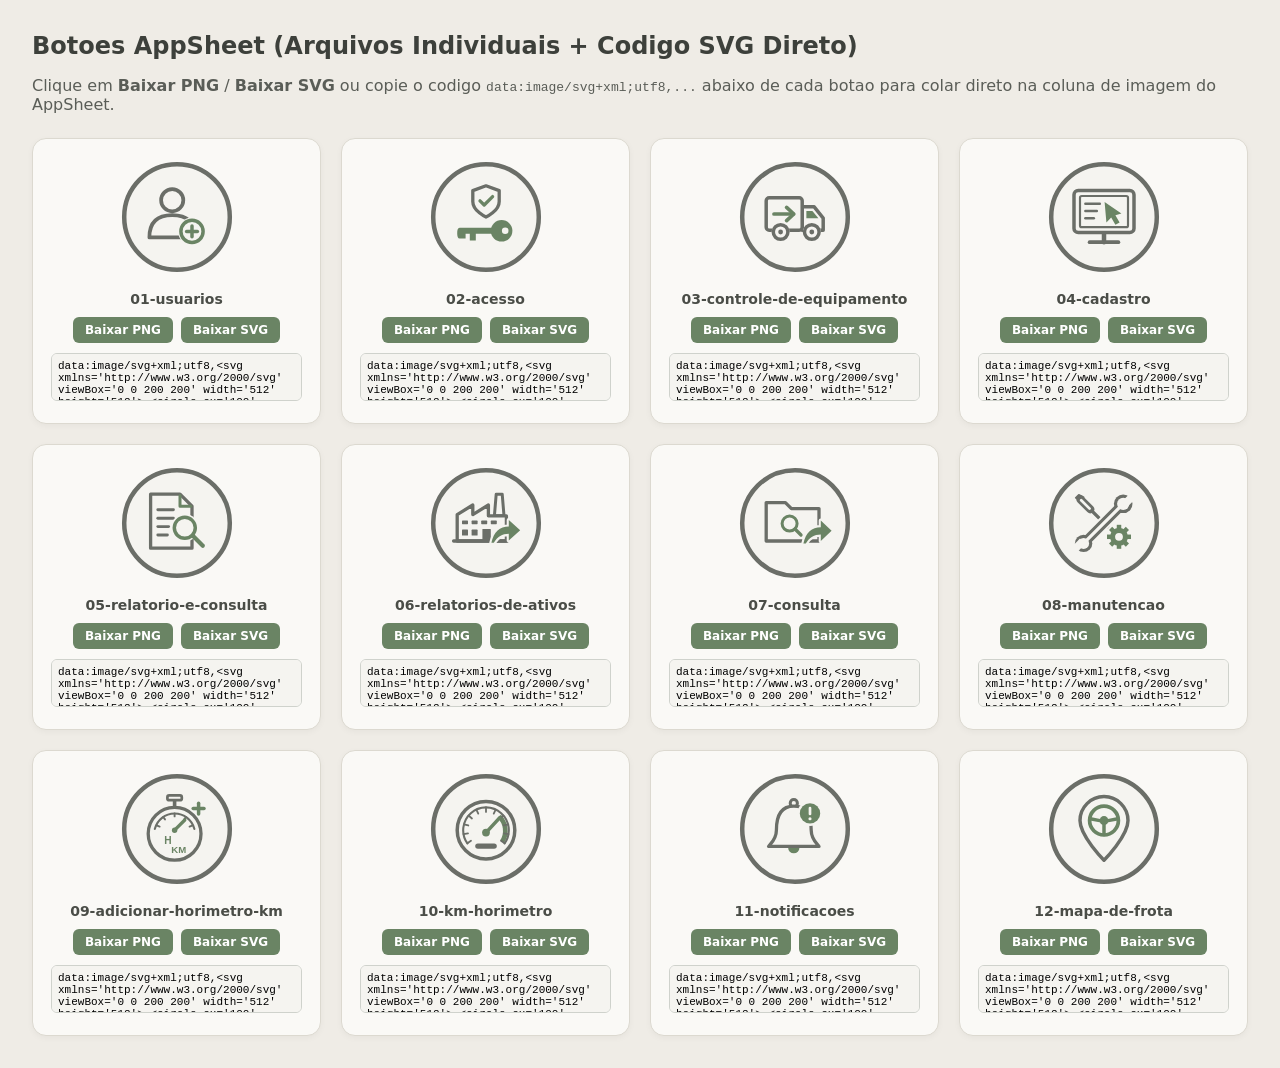
<file: public/icones-appsheet/catalogo-unico-appsheet.html>
﻿<!DOCTYPE html>
<html lang="pt-BR">
<head>
  <meta charset="UTF-8">
  <title>Catalogo de Botoes - AppSheet</title>
  <style>
    body { font-family: 'Segoe UI', system-ui, sans-serif; background: #EFECE6; color: #3d403b; margin: 0; padding: 32px; }
    h1 { margin-top: 0; font-size: 24px; }
    p { color: #5a5d57; }
    .grid { display: grid; grid-template-columns: repeat(auto-fill, minmax(240px, 1fr)); gap: 20px; margin-top: 24px; }
    .card { background: #FAF9F6; border: 1px solid #DCD9D0; border-radius: 14px; padding: 18px; text-align: center; box-shadow: 0 2px 6px rgba(0,0,0,0.04); }
    .preview svg { width: 120px; height: 120px; }
    .title { font-weight: 700; margin: 10px 0; font-size: 14px; color: #4A4D47; }
    .actions { display: flex; gap: 8px; justify-content: center; margin-bottom: 10px; }
    .btn { background: #6A8464; color: #fff; text-decoration: none; padding: 6px 12px; border-radius: 6px; font-size: 12px; font-weight: 600; }
    textarea { width: 100%; height: 48px; font-size: 11px; font-family: monospace; border: 1px solid #CFD2CC; border-radius: 6px; padding: 6px; box-sizing: border-box; resize: none; background: #F5F4F0; }
  </style>
</head>
<body>
  <h1>Botoes AppSheet (Arquivos Individuais + Codigo SVG Direto)</h1>
  <p>Clique em <b>Baixar PNG</b> / <b>Baixar SVG</b> ou copie o codigo <code>data:image/svg+xml;utf8,...</code> abaixo de cada botao para colar direto na coluna de imagem do AppSheet.</p>
  <div class="grid">
    <div class="card">
      <div class="preview"><svg xmlns="http://www.w3.org/2000/svg" viewBox="0 0 200 200" width="512" height="512">
  <circle cx="100" cy="100" r="88" fill="#F5F4F0" stroke="#6B6E68" stroke-width="7.5"/>
  <path d="M 54,134 C 54,107 69,97 92,97 C 115,97 130,107 130,134 Z" fill="#F5F4F0" stroke="#6B6E68" stroke-width="6.2" stroke-linecap="round" stroke-linejoin="round"/>
  <circle cx="92" cy="72" r="18.5" fill="#F5F4F0" stroke="#6B6E68" stroke-width="6.2"/>
  <circle cx="125" cy="124" r="23" fill="#F5F4F0"/>
  <circle cx="125" cy="124" r="18.5" fill="#F5F4F0" stroke="#6A8464" stroke-width="5.8"/>
  <line x1="116" y1="124" x2="134" y2="124" stroke="#6A8464" stroke-width="5.8" stroke-linecap="round"/>
  <line x1="125" y1="115" x2="125" y2="133" stroke="#6A8464" stroke-width="5.8" stroke-linecap="round"/>
</svg></div>
      <div class="title">01-usuarios</div>
      <div class="actions">
        <a class="btn" href="png/01-usuarios.png" download="01-usuarios.png">Baixar PNG</a>
        <a class="btn" href="svg/01-usuarios.svg" download="01-usuarios.svg">Baixar SVG</a>
      </div>
      <textarea readonly onclick="this.select()">data:image/svg+xml;utf8,<svg xmlns='http://www.w3.org/2000/svg' viewBox='0 0 200 200' width='512' height='512'> <circle cx='100' cy='100' r='88' fill='#F5F4F0' stroke='#6B6E68' stroke-width='7.5'/> <path d='M 54,134 C 54,107 69,97 92,97 C 115,97 130,107 130,134 Z' fill='#F5F4F0' stroke='#6B6E68' stroke-width='6.2' stroke-linecap='round' stroke-linejoin='round'/> <circle cx='92' cy='72' r='18.5' fill='#F5F4F0' stroke='#6B6E68' stroke-width='6.2'/> <circle cx='125' cy='124' r='23' fill='#F5F4F0'/> <circle cx='125' cy='124' r='18.5' fill='#F5F4F0' stroke='#6A8464' stroke-width='5.8'/> <line x1='116' y1='124' x2='134' y2='124' stroke='#6A8464' stroke-width='5.8' stroke-linecap='round'/> <line x1='125' y1='115' x2='125' y2='133' stroke='#6A8464' stroke-width='5.8' stroke-linecap='round'/> </svg></textarea>
    </div>
    <div class="card">
      <div class="preview"><svg xmlns="http://www.w3.org/2000/svg" viewBox="0 0 200 200" width="512" height="512">
  <circle cx="100" cy="100" r="88" fill="#F5F4F0" stroke="#6B6E68" stroke-width="7.5"/>
  <path d="M 100,48 L 122,56 L 122,74 C 122,90 100,100 100,100 C 100,100 78,90 78,74 L 78,56 Z" fill="#F5F4F0" stroke="#6B6E68" stroke-width="5.5" stroke-linecap="round" stroke-linejoin="round"/>
  <path d="M 90,73 L 97,80 L 111,66" fill="none" stroke="#6A8464" stroke-width="5.5" stroke-linecap="round" stroke-linejoin="round"/>
  <path d="M 56,118 L 114,118 L 114,128 L 83,128 L 83,139 L 73,139 L 73,128 L 66,128 L 66,136 L 56,136 C 53,136 52,132 52,127 C 52,122 53,118 56,118 Z" fill="#6A8464"/>
  <circle cx="126" cy="123" r="18" fill="#6A8464"/>
  <circle cx="132" cy="123" r="5.5" fill="#F5F4F0"/>
</svg></div>
      <div class="title">02-acesso</div>
      <div class="actions">
        <a class="btn" href="png/02-acesso.png" download="02-acesso.png">Baixar PNG</a>
        <a class="btn" href="svg/02-acesso.svg" download="02-acesso.svg">Baixar SVG</a>
      </div>
      <textarea readonly onclick="this.select()">data:image/svg+xml;utf8,<svg xmlns='http://www.w3.org/2000/svg' viewBox='0 0 200 200' width='512' height='512'> <circle cx='100' cy='100' r='88' fill='#F5F4F0' stroke='#6B6E68' stroke-width='7.5'/> <path d='M 100,48 L 122,56 L 122,74 C 122,90 100,100 100,100 C 100,100 78,90 78,74 L 78,56 Z' fill='#F5F4F0' stroke='#6B6E68' stroke-width='5.5' stroke-linecap='round' stroke-linejoin='round'/> <path d='M 90,73 L 97,80 L 111,66' fill='none' stroke='#6A8464' stroke-width='5.5' stroke-linecap='round' stroke-linejoin='round'/> <path d='M 56,118 L 114,118 L 114,128 L 83,128 L 83,139 L 73,139 L 73,128 L 66,128 L 66,136 L 56,136 C 53,136 52,132 52,127 C 52,122 53,118 56,118 Z' fill='#6A8464'/> <circle cx='126' cy='123' r='18' fill='#6A8464'/> <circle cx='132' cy='123' r='5.5' fill='#F5F4F0'/> </svg></textarea>
    </div>
    <div class="card">
      <div class="preview"><svg xmlns="http://www.w3.org/2000/svg" viewBox="0 0 200 200" width="512" height="512">
  <circle cx="100" cy="100" r="88" fill="#F5F4F0" stroke="#6B6E68" stroke-width="7.5"/>
  <path d="M 112,83 L 132,83 L 147,102 L 147,122 L 112,122 Z" fill="#F5F4F0" stroke="#6B6E68" stroke-width="5.8" stroke-linecap="round" stroke-linejoin="round"/>
  <path d="M 119,90 L 129,90 L 139,102 L 119,102 Z" fill="#6A8464"/>
  <rect x="52" y="68" width="60" height="54" rx="5" ry="5" fill="#F5F4F0" stroke="#6B6E68" stroke-width="5.8" stroke-linejoin="round"/>
  <line x1="65" y1="95" x2="97" y2="95" stroke="#6A8464" stroke-width="6.2" stroke-linecap="round"/>
  <path d="M 86,84 L 98,95 L 86,106" fill="none" stroke="#6A8464" stroke-width="6.2" stroke-linecap="round" stroke-linejoin="round"/>
  <circle cx="76" cy="125" r="14.8" fill="#F5F4F0"/>
  <circle cx="128" cy="125" r="14.8" fill="#F5F4F0"/>
  <circle cx="76" cy="125" r="12.2" fill="#F5F4F0" stroke="#6B6E68" stroke-width="5.8"/>
  <circle cx="76" cy="125" r="4" fill="#6B6E68"/>
  <circle cx="128" cy="125" r="12.2" fill="#F5F4F0" stroke="#6B6E68" stroke-width="5.8"/>
  <circle cx="128" cy="125" r="4" fill="#6B6E68"/>
</svg></div>
      <div class="title">03-controle-de-equipamento</div>
      <div class="actions">
        <a class="btn" href="png/03-controle-de-equipamento.png" download="03-controle-de-equipamento.png">Baixar PNG</a>
        <a class="btn" href="svg/03-controle-de-equipamento.svg" download="03-controle-de-equipamento.svg">Baixar SVG</a>
      </div>
      <textarea readonly onclick="this.select()">data:image/svg+xml;utf8,<svg xmlns='http://www.w3.org/2000/svg' viewBox='0 0 200 200' width='512' height='512'> <circle cx='100' cy='100' r='88' fill='#F5F4F0' stroke='#6B6E68' stroke-width='7.5'/> <path d='M 112,83 L 132,83 L 147,102 L 147,122 L 112,122 Z' fill='#F5F4F0' stroke='#6B6E68' stroke-width='5.8' stroke-linecap='round' stroke-linejoin='round'/> <path d='M 119,90 L 129,90 L 139,102 L 119,102 Z' fill='#6A8464'/> <rect x='52' y='68' width='60' height='54' rx='5' ry='5' fill='#F5F4F0' stroke='#6B6E68' stroke-width='5.8' stroke-linejoin='round'/> <line x1='65' y1='95' x2='97' y2='95' stroke='#6A8464' stroke-width='6.2' stroke-linecap='round'/> <path d='M 86,84 L 98,95 L 86,106' fill='none' stroke='#6A8464' stroke-width='6.2' stroke-linecap='round' stroke-linejoin='round'/> <circle cx='76' cy='125' r='14.8' fill='#F5F4F0'/> <circle cx='128' cy='125' r='14.8' fill='#F5F4F0'/> <circle cx='76' cy='125' r='12.2' fill='#F5F4F0' stroke='#6B6E68' stroke-width='5.8'/> <circle cx='76' cy='125' r='4' fill='#6B6E68'/> <circle cx='128' cy='125' r='12.2' fill='#F5F4F0' stroke='#6B6E68' stroke-width='5.8'/> <circle cx='128' cy='125' r='4' fill='#6B6E68'/> </svg></textarea>
    </div>
    <div class="card">
      <div class="preview"><svg xmlns="http://www.w3.org/2000/svg" viewBox="0 0 200 200" width="512" height="512">
  <circle cx="100" cy="100" r="88" fill="#F5F4F0" stroke="#6B6E68" stroke-width="7.5"/>
  <line x1="100" y1="126" x2="100" y2="142" stroke="#6B6E68" stroke-width="7.5" stroke-linecap="round"/>
  <line x1="76" y1="142" x2="124" y2="142" stroke="#6B6E68" stroke-width="6.2" stroke-linecap="round"/>
  <rect x="50" y="56" width="100" height="70" rx="7" ry="7" fill="#F5F4F0" stroke="#6B6E68" stroke-width="5.8" stroke-linejoin="round"/>
  <rect x="60" y="65" width="80" height="52" rx="3" ry="3" fill="#F5F4F0" stroke="#6B6E68" stroke-width="3.6" stroke-linejoin="round"/>
  <line x1="69" y1="78" x2="93" y2="78" stroke="#6B6E68" stroke-width="4.2" stroke-linecap="round"/>
  <line x1="69" y1="90" x2="88" y2="90" stroke="#6B6E68" stroke-width="4.2" stroke-linecap="round"/>
  <line x1="69" y1="102" x2="83" y2="102" stroke="#6B6E68" stroke-width="4.2" stroke-linecap="round"/>
  <path d="M 101,75 L 104,109 L 112,101 L 119,113 L 126,109 L 119,97 L 129,94 Z" fill="#6A8464"/>
</svg></div>
      <div class="title">04-cadastro</div>
      <div class="actions">
        <a class="btn" href="png/04-cadastro.png" download="04-cadastro.png">Baixar PNG</a>
        <a class="btn" href="svg/04-cadastro.svg" download="04-cadastro.svg">Baixar SVG</a>
      </div>
      <textarea readonly onclick="this.select()">data:image/svg+xml;utf8,<svg xmlns='http://www.w3.org/2000/svg' viewBox='0 0 200 200' width='512' height='512'> <circle cx='100' cy='100' r='88' fill='#F5F4F0' stroke='#6B6E68' stroke-width='7.5'/> <line x1='100' y1='126' x2='100' y2='142' stroke='#6B6E68' stroke-width='7.5' stroke-linecap='round'/> <line x1='76' y1='142' x2='124' y2='142' stroke='#6B6E68' stroke-width='6.2' stroke-linecap='round'/> <rect x='50' y='56' width='100' height='70' rx='7' ry='7' fill='#F5F4F0' stroke='#6B6E68' stroke-width='5.8' stroke-linejoin='round'/> <rect x='60' y='65' width='80' height='52' rx='3' ry='3' fill='#F5F4F0' stroke='#6B6E68' stroke-width='3.6' stroke-linejoin='round'/> <line x1='69' y1='78' x2='93' y2='78' stroke='#6B6E68' stroke-width='4.2' stroke-linecap='round'/> <line x1='69' y1='90' x2='88' y2='90' stroke='#6B6E68' stroke-width='4.2' stroke-linecap='round'/> <line x1='69' y1='102' x2='83' y2='102' stroke='#6B6E68' stroke-width='4.2' stroke-linecap='round'/> <path d='M 101,75 L 104,109 L 112,101 L 119,113 L 126,109 L 119,97 L 129,94 Z' fill='#6A8464'/> </svg></textarea>
    </div>
    <div class="card">
      <div class="preview"><svg xmlns="http://www.w3.org/2000/svg" viewBox="0 0 200 200" width="512" height="512">
  <circle cx="100" cy="100" r="88" fill="#F5F4F0" stroke="#6B6E68" stroke-width="7.5"/>
  <path d="M 56,52 L 105,52 L 125,72 L 125,142 L 56,142 Z" fill="#F5F4F0" stroke="#6B6E68" stroke-width="5.5" stroke-linecap="round" stroke-linejoin="round"/>
  <path d="M 105,54 L 105,72 L 123,72" fill="none" stroke="#6A8464" stroke-width="5" stroke-linecap="round" stroke-linejoin="round"/>
  <line x1="68" y1="78" x2="94" y2="78" stroke="#6B6E68" stroke-width="4.8" stroke-linecap="round"/>
  <line x1="68" y1="92" x2="94" y2="92" stroke="#6B6E68" stroke-width="4.8" stroke-linecap="round"/>
  <line x1="68" y1="106" x2="86" y2="106" stroke="#6B6E68" stroke-width="4.8" stroke-linecap="round"/>
  <line x1="68" y1="120" x2="84" y2="120" stroke="#6B6E68" stroke-width="4.8" stroke-linecap="round"/>
  <circle cx="113" cy="108" r="23" fill="#F5F4F0"/>
  <line x1="126" y1="121" x2="143" y2="138" stroke="#6A8464" stroke-width="7" stroke-linecap="round"/>
  <circle cx="113" cy="108" r="17.5" fill="#F5F4F0" stroke="#6A8464" stroke-width="5.8"/>
</svg></div>
      <div class="title">05-relatorio-e-consulta</div>
      <div class="actions">
        <a class="btn" href="png/05-relatorio-e-consulta.png" download="05-relatorio-e-consulta.png">Baixar PNG</a>
        <a class="btn" href="svg/05-relatorio-e-consulta.svg" download="05-relatorio-e-consulta.svg">Baixar SVG</a>
      </div>
      <textarea readonly onclick="this.select()">data:image/svg+xml;utf8,<svg xmlns='http://www.w3.org/2000/svg' viewBox='0 0 200 200' width='512' height='512'> <circle cx='100' cy='100' r='88' fill='#F5F4F0' stroke='#6B6E68' stroke-width='7.5'/> <path d='M 56,52 L 105,52 L 125,72 L 125,142 L 56,142 Z' fill='#F5F4F0' stroke='#6B6E68' stroke-width='5.5' stroke-linecap='round' stroke-linejoin='round'/> <path d='M 105,54 L 105,72 L 123,72' fill='none' stroke='#6A8464' stroke-width='5' stroke-linecap='round' stroke-linejoin='round'/> <line x1='68' y1='78' x2='94' y2='78' stroke='#6B6E68' stroke-width='4.8' stroke-linecap='round'/> <line x1='68' y1='92' x2='94' y2='92' stroke='#6B6E68' stroke-width='4.8' stroke-linecap='round'/> <line x1='68' y1='106' x2='86' y2='106' stroke='#6B6E68' stroke-width='4.8' stroke-linecap='round'/> <line x1='68' y1='120' x2='84' y2='120' stroke='#6B6E68' stroke-width='4.8' stroke-linecap='round'/> <circle cx='113' cy='108' r='23' fill='#F5F4F0'/> <line x1='126' y1='121' x2='143' y2='138' stroke='#6A8464' stroke-width='7' stroke-linecap='round'/> <circle cx='113' cy='108' r='17.5' fill='#F5F4F0' stroke='#6A8464' stroke-width='5.8'/> </svg></textarea>
    </div>
    <div class="card">
      <div class="preview"><svg xmlns="http://www.w3.org/2000/svg" viewBox="0 0 200 200" width="512" height="512">
  <circle cx="100" cy="100" r="88" fill="#F5F4F0" stroke="#6B6E68" stroke-width="7.5"/>
  <path d="M 114,88 L 117,52 L 127,52 L 130,88 Z" fill="#F5F4F0" stroke="#6B6E68" stroke-width="5" stroke-linecap="round" stroke-linejoin="round"/>
  <path d="M 52,130 L 52,86 L 78,70 L 78,86 L 104,70 L 104,88 L 134,88 L 134,130 Z" fill="#F5F4F0" stroke="#6B6E68" stroke-width="5.5" stroke-linecap="round" stroke-linejoin="round"/>
  <line x1="46" y1="130" x2="136" y2="130" stroke="#6B6E68" stroke-width="5.5" stroke-linecap="round"/>
  <rect x="60" y="96" width="10" height="6" rx="1" ry="1" fill="#6B6E68"/>
  <rect x="76" y="96" width="10" height="6" rx="1" ry="1" fill="#6B6E68"/>
  <rect x="92" y="96" width="10" height="6" rx="1" ry="1" fill="#6B6E68"/>
  <rect x="108" y="96" width="10" height="6" rx="1" ry="1" fill="#6B6E68"/>
  <rect x="60" y="111" width="10" height="10" rx="1" ry="1" fill="#6B6E68"/>
  <rect x="76" y="111" width="10" height="10" rx="1" ry="1" fill="#6B6E68"/>
  <rect x="94" y="110" width="14" height="20" rx="1" ry="1" fill="#6B6E68"/>
  <path d="M 109,133 C 113,115 123,106 138,106 L 138,95 L 157,112 L 138,129 L 138,118 C 127,118 119,123 113,133 Z" fill="#F5F4F0" stroke="#F5F4F0" stroke-width="7" stroke-linecap="round" stroke-linejoin="round"/>
  <path d="M 109,133 C 113,115 123,106 138,106 L 138,95 L 157,112 L 138,129 L 138,118 C 127,118 119,123 113,133 Z" fill="#6A8464"/>
</svg></div>
      <div class="title">06-relatorios-de-ativos</div>
      <div class="actions">
        <a class="btn" href="png/06-relatorios-de-ativos.png" download="06-relatorios-de-ativos.png">Baixar PNG</a>
        <a class="btn" href="svg/06-relatorios-de-ativos.svg" download="06-relatorios-de-ativos.svg">Baixar SVG</a>
      </div>
      <textarea readonly onclick="this.select()">data:image/svg+xml;utf8,<svg xmlns='http://www.w3.org/2000/svg' viewBox='0 0 200 200' width='512' height='512'> <circle cx='100' cy='100' r='88' fill='#F5F4F0' stroke='#6B6E68' stroke-width='7.5'/> <path d='M 114,88 L 117,52 L 127,52 L 130,88 Z' fill='#F5F4F0' stroke='#6B6E68' stroke-width='5' stroke-linecap='round' stroke-linejoin='round'/> <path d='M 52,130 L 52,86 L 78,70 L 78,86 L 104,70 L 104,88 L 134,88 L 134,130 Z' fill='#F5F4F0' stroke='#6B6E68' stroke-width='5.5' stroke-linecap='round' stroke-linejoin='round'/> <line x1='46' y1='130' x2='136' y2='130' stroke='#6B6E68' stroke-width='5.5' stroke-linecap='round'/> <rect x='60' y='96' width='10' height='6' rx='1' ry='1' fill='#6B6E68'/> <rect x='76' y='96' width='10' height='6' rx='1' ry='1' fill='#6B6E68'/> <rect x='92' y='96' width='10' height='6' rx='1' ry='1' fill='#6B6E68'/> <rect x='108' y='96' width='10' height='6' rx='1' ry='1' fill='#6B6E68'/> <rect x='60' y='111' width='10' height='10' rx='1' ry='1' fill='#6B6E68'/> <rect x='76' y='111' width='10' height='10' rx='1' ry='1' fill='#6B6E68'/> <rect x='94' y='110' width='14' height='20' rx='1' ry='1' fill='#6B6E68'/> <path d='M 109,133 C 113,115 123,106 138,106 L 138,95 L 157,112 L 138,129 L 138,118 C 127,118 119,123 113,133 Z' fill='#F5F4F0' stroke='#F5F4F0' stroke-width='7' stroke-linecap='round' stroke-linejoin='round'/> <path d='M 109,133 C 113,115 123,106 138,106 L 138,95 L 157,112 L 138,129 L 138,118 C 127,118 119,123 113,133 Z' fill='#6A8464'/> </svg></textarea>
    </div>
    <div class="card">
      <div class="preview"><svg xmlns="http://www.w3.org/2000/svg" viewBox="0 0 200 200" width="512" height="512">
  <circle cx="100" cy="100" r="88" fill="#F5F4F0" stroke="#6B6E68" stroke-width="7.5"/>
  <path d="M 52,66 L 84,66 L 94,76 L 140,76 L 140,130 L 52,130 Z" fill="#F5F4F0" stroke="#6B6E68" stroke-width="5.5" stroke-linecap="round" stroke-linejoin="round"/>
  <circle cx="91" cy="101" r="12.5" fill="#F5F4F0" stroke="#6A8464" stroke-width="5"/>
  <line x1="100" y1="110" x2="110" y2="120" stroke="#6A8464" stroke-width="5.5" stroke-linecap="round"/>
  <path d="M 114,134 C 118,116 128,107 143,107 L 143,96 L 161,113 L 143,130 L 143,119 C 132,119 124,124 118,134 Z" fill="#F5F4F0" stroke="#F5F4F0" stroke-width="7" stroke-linecap="round" stroke-linejoin="round"/>
  <path d="M 114,134 C 118,116 128,107 143,107 L 143,96 L 161,113 L 143,130 L 143,119 C 132,119 124,124 118,134 Z" fill="#6A8464"/>
</svg></div>
      <div class="title">07-consulta</div>
      <div class="actions">
        <a class="btn" href="png/07-consulta.png" download="07-consulta.png">Baixar PNG</a>
        <a class="btn" href="svg/07-consulta.svg" download="07-consulta.svg">Baixar SVG</a>
      </div>
      <textarea readonly onclick="this.select()">data:image/svg+xml;utf8,<svg xmlns='http://www.w3.org/2000/svg' viewBox='0 0 200 200' width='512' height='512'> <circle cx='100' cy='100' r='88' fill='#F5F4F0' stroke='#6B6E68' stroke-width='7.5'/> <path d='M 52,66 L 84,66 L 94,76 L 140,76 L 140,130 L 52,130 Z' fill='#F5F4F0' stroke='#6B6E68' stroke-width='5.5' stroke-linecap='round' stroke-linejoin='round'/> <circle cx='91' cy='101' r='12.5' fill='#F5F4F0' stroke='#6A8464' stroke-width='5'/> <line x1='100' y1='110' x2='110' y2='120' stroke='#6A8464' stroke-width='5.5' stroke-linecap='round'/> <path d='M 114,134 C 118,116 128,107 143,107 L 143,96 L 161,113 L 143,130 L 143,119 C 132,119 124,124 118,134 Z' fill='#F5F4F0' stroke='#F5F4F0' stroke-width='7' stroke-linecap='round' stroke-linejoin='round'/> <path d='M 114,134 C 118,116 128,107 143,107 L 143,96 L 161,113 L 143,130 L 143,119 C 132,119 124,124 118,134 Z' fill='#6A8464'/> </svg></textarea>
    </div>
    <div class="card">
      <div class="preview"><svg xmlns="http://www.w3.org/2000/svg" viewBox="0 0 200 200" width="512" height="512">
  <circle cx="100" cy="100" r="88" fill="#F5F4F0" stroke="#6B6E68" stroke-width="7.5"/>
  <line x1="75" y1="75" x2="107" y2="107" stroke="#6B6E68" stroke-width="5.5" stroke-linecap="round"/>
  <path d="M 53,58 L 58,53 L 66,57 L 62,64 Z" fill="#6B6E68" stroke="#6B6E68" stroke-width="3" stroke-linecap="round" stroke-linejoin="round"/>
  <line x1="61" y1="61" x2="77" y2="77" stroke="#6B6E68" stroke-width="13.5" stroke-linecap="round"/>
  <line x1="62" y1="62" x2="76" y2="76" stroke="#F5F4F0" stroke-width="4.5" stroke-linecap="round"/>
  <line x1="68" y1="132" x2="130" y2="70" stroke="#F5F4F0" stroke-width="22" stroke-linecap="round"/>
  <circle cx="132" cy="68" r="15.5" fill="#6B6E68"/>
  <circle cx="66" cy="134" r="14.5" fill="#6B6E68"/>
  <line x1="68" y1="132" x2="130" y2="70" stroke="#6B6E68" stroke-width="15.6" stroke-linecap="round"/>
  <circle cx="132" cy="68" r="10.2" fill="#F5F4F0"/>
  <circle cx="66" cy="134" r="9.2" fill="#F5F4F0"/>
  <line x1="68" y1="132" x2="130" y2="70" stroke="#F5F4F0" stroke-width="5.4" stroke-linecap="round"/>
  <path d="M 129,65 L 145,49 L 154,58 L 138,74 Z" fill="#F5F4F0"/>
  <path d="M 69,135 L 53,151 L 44,142 L 60,126 Z" fill="#F5F4F0"/>
  <circle cx="125" cy="123" r="23" fill="#F5F4F0"/>
  <line x1="105" y1="123" x2="145" y2="123" stroke="#6A8464" stroke-width="7.5" stroke-linecap="butt"/>
  <line x1="125" y1="103" x2="125" y2="143" stroke="#6A8464" stroke-width="7.5" stroke-linecap="butt"/>
  <line x1="111" y1="109" x2="139" y2="137" stroke="#6A8464" stroke-width="7.5" stroke-linecap="butt"/>
  <line x1="111" y1="137" x2="139" y2="109" stroke="#6A8464" stroke-width="7.5" stroke-linecap="butt"/>
  <circle cx="125" cy="123" r="15" fill="#6A8464"/>
  <circle cx="125" cy="123" r="6.5" fill="#F5F4F0"/>
</svg></div>
      <div class="title">08-manutencao</div>
      <div class="actions">
        <a class="btn" href="png/08-manutencao.png" download="08-manutencao.png">Baixar PNG</a>
        <a class="btn" href="svg/08-manutencao.svg" download="08-manutencao.svg">Baixar SVG</a>
      </div>
      <textarea readonly onclick="this.select()">data:image/svg+xml;utf8,<svg xmlns='http://www.w3.org/2000/svg' viewBox='0 0 200 200' width='512' height='512'> <circle cx='100' cy='100' r='88' fill='#F5F4F0' stroke='#6B6E68' stroke-width='7.5'/> <line x1='75' y1='75' x2='107' y2='107' stroke='#6B6E68' stroke-width='5.5' stroke-linecap='round'/> <path d='M 53,58 L 58,53 L 66,57 L 62,64 Z' fill='#6B6E68' stroke='#6B6E68' stroke-width='3' stroke-linecap='round' stroke-linejoin='round'/> <line x1='61' y1='61' x2='77' y2='77' stroke='#6B6E68' stroke-width='13.5' stroke-linecap='round'/> <line x1='62' y1='62' x2='76' y2='76' stroke='#F5F4F0' stroke-width='4.5' stroke-linecap='round'/> <line x1='68' y1='132' x2='130' y2='70' stroke='#F5F4F0' stroke-width='22' stroke-linecap='round'/> <circle cx='132' cy='68' r='15.5' fill='#6B6E68'/> <circle cx='66' cy='134' r='14.5' fill='#6B6E68'/> <line x1='68' y1='132' x2='130' y2='70' stroke='#6B6E68' stroke-width='15.6' stroke-linecap='round'/> <circle cx='132' cy='68' r='10.2' fill='#F5F4F0'/> <circle cx='66' cy='134' r='9.2' fill='#F5F4F0'/> <line x1='68' y1='132' x2='130' y2='70' stroke='#F5F4F0' stroke-width='5.4' stroke-linecap='round'/> <path d='M 129,65 L 145,49 L 154,58 L 138,74 Z' fill='#F5F4F0'/> <path d='M 69,135 L 53,151 L 44,142 L 60,126 Z' fill='#F5F4F0'/> <circle cx='125' cy='123' r='23' fill='#F5F4F0'/> <line x1='105' y1='123' x2='145' y2='123' stroke='#6A8464' stroke-width='7.5' stroke-linecap='butt'/> <line x1='125' y1='103' x2='125' y2='143' stroke='#6A8464' stroke-width='7.5' stroke-linecap='butt'/> <line x1='111' y1='109' x2='139' y2='137' stroke='#6A8464' stroke-width='7.5' stroke-linecap='butt'/> <line x1='111' y1='137' x2='139' y2='109' stroke='#6A8464' stroke-width='7.5' stroke-linecap='butt'/> <circle cx='125' cy='123' r='15' fill='#6A8464'/> <circle cx='125' cy='123' r='6.5' fill='#F5F4F0'/> </svg></textarea>
    </div>
    <div class="card">
      <div class="preview"><svg xmlns="http://www.w3.org/2000/svg" viewBox="0 0 200 200" width="512" height="512">
  <circle cx="100" cy="100" r="88" fill="#F5F4F0" stroke="#6B6E68" stroke-width="7.5"/>
  <line x1="96" y1="64" x2="96" y2="51" stroke="#6B6E68" stroke-width="6" stroke-linecap="round"/>
  <rect x="84" y="44" width="24" height="8" rx="3" ry="3" fill="#F5F4F0" stroke="#6B6E68" stroke-width="4.5" stroke-linejoin="round"/>
  <circle cx="96" cy="108" r="44" fill="#F5F4F0" stroke="#6B6E68" stroke-width="5.5"/>
  <path d="M 63,100 A 34,34 0 0 1 129,100" fill="none" stroke="#6B6E68" stroke-width="3.5" stroke-linecap="round" stroke-linejoin="round"/>
  <line x1="96" y1="74" x2="96" y2="79" stroke="#6B6E68" stroke-width="3.2" stroke-linecap="round"/>
  <line x1="77" y1="80" x2="80" y2="84" stroke="#6B6E68" stroke-width="3.2" stroke-linecap="round"/>
  <line x1="115" y1="80" x2="112" y2="84" stroke="#6B6E68" stroke-width="3.2" stroke-linecap="round"/>
  <line x1="66" y1="94" x2="71" y2="96" stroke="#6B6E68" stroke-width="3.2" stroke-linecap="round"/>
  <line x1="126" y1="94" x2="121" y2="96" stroke="#6B6E68" stroke-width="3.2" stroke-linecap="round"/>
  <line x1="96" y1="102" x2="113" y2="85" stroke="#6A8464" stroke-width="5.5" stroke-linecap="round"/>
  <circle cx="96" cy="102" r="4.5" fill="#6A8464"/>
  <text x="85" y="119" font-family="Segoe UI, Arial, sans-serif" font-size="17" font-weight="700" fill="#6A8464" text-anchor="middle" dominant-baseline="central">H</text>
  <text x="103" y="134" font-family="Segoe UI, Arial, sans-serif" font-size="16" font-weight="700" fill="#6A8464" text-anchor="middle" dominant-baseline="central">KM</text>
  <line x1="127" y1="66" x2="145" y2="66" stroke="#6A8464" stroke-width="5.8" stroke-linecap="round"/>
  <line x1="136" y1="57" x2="136" y2="75" stroke="#6A8464" stroke-width="5.8" stroke-linecap="round"/>
</svg></div>
      <div class="title">09-adicionar-horimetro-km</div>
      <div class="actions">
        <a class="btn" href="png/09-adicionar-horimetro-km.png" download="09-adicionar-horimetro-km.png">Baixar PNG</a>
        <a class="btn" href="svg/09-adicionar-horimetro-km.svg" download="09-adicionar-horimetro-km.svg">Baixar SVG</a>
      </div>
      <textarea readonly onclick="this.select()">data:image/svg+xml;utf8,<svg xmlns='http://www.w3.org/2000/svg' viewBox='0 0 200 200' width='512' height='512'> <circle cx='100' cy='100' r='88' fill='#F5F4F0' stroke='#6B6E68' stroke-width='7.5'/> <line x1='96' y1='64' x2='96' y2='51' stroke='#6B6E68' stroke-width='6' stroke-linecap='round'/> <rect x='84' y='44' width='24' height='8' rx='3' ry='3' fill='#F5F4F0' stroke='#6B6E68' stroke-width='4.5' stroke-linejoin='round'/> <circle cx='96' cy='108' r='44' fill='#F5F4F0' stroke='#6B6E68' stroke-width='5.5'/> <path d='M 63,100 A 34,34 0 0 1 129,100' fill='none' stroke='#6B6E68' stroke-width='3.5' stroke-linecap='round' stroke-linejoin='round'/> <line x1='96' y1='74' x2='96' y2='79' stroke='#6B6E68' stroke-width='3.2' stroke-linecap='round'/> <line x1='77' y1='80' x2='80' y2='84' stroke='#6B6E68' stroke-width='3.2' stroke-linecap='round'/> <line x1='115' y1='80' x2='112' y2='84' stroke='#6B6E68' stroke-width='3.2' stroke-linecap='round'/> <line x1='66' y1='94' x2='71' y2='96' stroke='#6B6E68' stroke-width='3.2' stroke-linecap='round'/> <line x1='126' y1='94' x2='121' y2='96' stroke='#6B6E68' stroke-width='3.2' stroke-linecap='round'/> <line x1='96' y1='102' x2='113' y2='85' stroke='#6A8464' stroke-width='5.5' stroke-linecap='round'/> <circle cx='96' cy='102' r='4.5' fill='#6A8464'/> <text x='85' y='119' font-family='Segoe UI, Arial, sans-serif' font-size='17' font-weight='700' fill='#6A8464' text-anchor='middle' dominant-baseline='central'>H</text> <text x='103' y='134' font-family='Segoe UI, Arial, sans-serif' font-size='16' font-weight='700' fill='#6A8464' text-anchor='middle' dominant-baseline='central'>KM</text> <line x1='127' y1='66' x2='145' y2='66' stroke='#6A8464' stroke-width='5.8' stroke-linecap='round'/> <line x1='136' y1='57' x2='136' y2='75' stroke='#6A8464' stroke-width='5.8' stroke-linecap='round'/> </svg></textarea>
    </div>
    <div class="card">
      <div class="preview"><svg xmlns="http://www.w3.org/2000/svg" viewBox="0 0 200 200" width="512" height="512">
  <circle cx="100" cy="100" r="88" fill="#F5F4F0" stroke="#6B6E68" stroke-width="7.5"/>
  <circle cx="100" cy="102" r="48" fill="#F5F4F0" stroke="#6B6E68" stroke-width="5.8"/>
  <path d="M 122,79 A 33.5,33.5 0 0 1 127,121" fill="none" stroke="#6A8464" stroke-width="7.8" stroke-linecap="butt" stroke-linejoin="round"/>
  <path d="M 69,124 A 38,38 0 1 1 131,124" fill="none" stroke="#6B6E68" stroke-width="3.5" stroke-linecap="round" stroke-linejoin="round"/>
  <line x1="75" y1="119.5" x2="68.9" y2="123.8" stroke="#6B6E68" stroke-width="3" stroke-linecap="round"/>
  <line x1="70" y1="107.3" x2="62.6" y2="108.6" stroke="#6B6E68" stroke-width="3" stroke-linecap="round"/>
  <line x1="70.5" y1="94.1" x2="63.3" y2="92.2" stroke="#6B6E68" stroke-width="3" stroke-linecap="round"/>
  <line x1="76.6" y1="82.4" x2="70.9" y2="77.6" stroke="#6B6E68" stroke-width="3" stroke-linecap="round"/>
  <line x1="87.1" y1="74.4" x2="83.9" y2="67.6" stroke="#6B6E68" stroke-width="3" stroke-linecap="round"/>
  <line x1="100" y1="71.5" x2="100" y2="64" stroke="#6B6E68" stroke-width="3" stroke-linecap="round"/>
  <line x1="112.9" y1="74.4" x2="116.1" y2="67.6" stroke="#6B6E68" stroke-width="3" stroke-linecap="round"/>
  <line x1="123.4" y1="82.4" x2="129.1" y2="77.6" stroke="#6B6E68" stroke-width="3" stroke-linecap="round"/>
  <line x1="129.5" y1="94.1" x2="136.7" y2="92.2" stroke="#6B6E68" stroke-width="3" stroke-linecap="round"/>
  <line x1="130" y1="107.3" x2="137.4" y2="108.6" stroke="#6B6E68" stroke-width="3" stroke-linecap="round"/>
  <line x1="125" y1="119.5" x2="131.1" y2="123.8" stroke="#6B6E68" stroke-width="3" stroke-linecap="round"/>
  <line x1="100" y1="106" x2="123" y2="81" stroke="#6A8464" stroke-width="6" stroke-linecap="round"/>
  <circle cx="100" cy="106" r="6.5" fill="#6A8464"/>
  <rect x="82" y="124" width="36" height="9" rx="4.5" ry="4.5" fill="#6B6E68"/>
</svg></div>
      <div class="title">10-km-horimetro</div>
      <div class="actions">
        <a class="btn" href="png/10-km-horimetro.png" download="10-km-horimetro.png">Baixar PNG</a>
        <a class="btn" href="svg/10-km-horimetro.svg" download="10-km-horimetro.svg">Baixar SVG</a>
      </div>
      <textarea readonly onclick="this.select()">data:image/svg+xml;utf8,<svg xmlns='http://www.w3.org/2000/svg' viewBox='0 0 200 200' width='512' height='512'> <circle cx='100' cy='100' r='88' fill='#F5F4F0' stroke='#6B6E68' stroke-width='7.5'/> <circle cx='100' cy='102' r='48' fill='#F5F4F0' stroke='#6B6E68' stroke-width='5.8'/> <path d='M 122,79 A 33.5,33.5 0 0 1 127,121' fill='none' stroke='#6A8464' stroke-width='7.8' stroke-linecap='butt' stroke-linejoin='round'/> <path d='M 69,124 A 38,38 0 1 1 131,124' fill='none' stroke='#6B6E68' stroke-width='3.5' stroke-linecap='round' stroke-linejoin='round'/> <line x1='75' y1='119.5' x2='68.9' y2='123.8' stroke='#6B6E68' stroke-width='3' stroke-linecap='round'/> <line x1='70' y1='107.3' x2='62.6' y2='108.6' stroke='#6B6E68' stroke-width='3' stroke-linecap='round'/> <line x1='70.5' y1='94.1' x2='63.3' y2='92.2' stroke='#6B6E68' stroke-width='3' stroke-linecap='round'/> <line x1='76.6' y1='82.4' x2='70.9' y2='77.6' stroke='#6B6E68' stroke-width='3' stroke-linecap='round'/> <line x1='87.1' y1='74.4' x2='83.9' y2='67.6' stroke='#6B6E68' stroke-width='3' stroke-linecap='round'/> <line x1='100' y1='71.5' x2='100' y2='64' stroke='#6B6E68' stroke-width='3' stroke-linecap='round'/> <line x1='112.9' y1='74.4' x2='116.1' y2='67.6' stroke='#6B6E68' stroke-width='3' stroke-linecap='round'/> <line x1='123.4' y1='82.4' x2='129.1' y2='77.6' stroke='#6B6E68' stroke-width='3' stroke-linecap='round'/> <line x1='129.5' y1='94.1' x2='136.7' y2='92.2' stroke='#6B6E68' stroke-width='3' stroke-linecap='round'/> <line x1='130' y1='107.3' x2='137.4' y2='108.6' stroke='#6B6E68' stroke-width='3' stroke-linecap='round'/> <line x1='125' y1='119.5' x2='131.1' y2='123.8' stroke='#6B6E68' stroke-width='3' stroke-linecap='round'/> <line x1='100' y1='106' x2='123' y2='81' stroke='#6A8464' stroke-width='6' stroke-linecap='round'/> <circle cx='100' cy='106' r='6.5' fill='#6A8464'/> <rect x='82' y='124' width='36' height='9' rx='4.5' ry='4.5' fill='#6B6E68'/> </svg></textarea>
    </div>
    <div class="card">
      <div class="preview"><svg xmlns="http://www.w3.org/2000/svg" viewBox="0 0 200 200" width="512" height="512">
  <circle cx="100" cy="100" r="88" fill="#F5F4F0" stroke="#6B6E68" stroke-width="7.5"/>
  <circle cx="98" cy="57" r="6" fill="#F5F4F0" stroke="#6B6E68" stroke-width="5"/>
  <circle cx="98" cy="131" r="9.5" fill="#6A8464"/>
  <path d="M 98,62 C 77,62 69,78 69,102 C 69,117 59,125 56,129 L 140,129 C 137,125 127,117 127,102 C 127,78 119,62 98,62 Z" fill="#F5F4F0" stroke="#6B6E68" stroke-width="5.5" stroke-linecap="round" stroke-linejoin="round"/>
  <circle cx="125" cy="74" r="21" fill="#F5F4F0"/>
  <circle cx="125" cy="74" r="17" fill="#6A8464"/>
  <line x1="125" y1="65" x2="125" y2="75" stroke="#F5F4F0" stroke-width="4.5" stroke-linecap="round"/>
  <circle cx="125" cy="83" r="2.6" fill="#F5F4F0"/>
</svg></div>
      <div class="title">11-notificacoes</div>
      <div class="actions">
        <a class="btn" href="png/11-notificacoes.png" download="11-notificacoes.png">Baixar PNG</a>
        <a class="btn" href="svg/11-notificacoes.svg" download="11-notificacoes.svg">Baixar SVG</a>
      </div>
      <textarea readonly onclick="this.select()">data:image/svg+xml;utf8,<svg xmlns='http://www.w3.org/2000/svg' viewBox='0 0 200 200' width='512' height='512'> <circle cx='100' cy='100' r='88' fill='#F5F4F0' stroke='#6B6E68' stroke-width='7.5'/> <circle cx='98' cy='57' r='6' fill='#F5F4F0' stroke='#6B6E68' stroke-width='5'/> <circle cx='98' cy='131' r='9.5' fill='#6A8464'/> <path d='M 98,62 C 77,62 69,78 69,102 C 69,117 59,125 56,129 L 140,129 C 137,125 127,117 127,102 C 127,78 119,62 98,62 Z' fill='#F5F4F0' stroke='#6B6E68' stroke-width='5.5' stroke-linecap='round' stroke-linejoin='round'/> <circle cx='125' cy='74' r='21' fill='#F5F4F0'/> <circle cx='125' cy='74' r='17' fill='#6A8464'/> <line x1='125' y1='65' x2='125' y2='75' stroke='#F5F4F0' stroke-width='4.5' stroke-linecap='round'/> <circle cx='125' cy='83' r='2.6' fill='#F5F4F0'/> </svg></textarea>
    </div>
    <div class="card">
      <div class="preview"><svg xmlns="http://www.w3.org/2000/svg" viewBox="0 0 200 200" width="512" height="512">
  <circle cx="100" cy="100" r="88" fill="#F5F4F0" stroke="#6B6E68" stroke-width="7.5"/>
  <path d="M 100,152 C 100,152 60,112 60,86 A 40,40 0 1 1 140,86 C 140,112 100,152 100,152 Z" fill="#F5F4F0" stroke="#6B6E68" stroke-width="5.8" stroke-linecap="round" stroke-linejoin="round"/>
  <circle cx="100" cy="86" r="24" fill="none" stroke="#6A8464" stroke-width="6.2"/>
  <circle cx="100" cy="86" r="7.5" fill="#6A8464"/>
  <line x1="77" y1="83" x2="93" y2="86" stroke="#6A8464" stroke-width="5.8" stroke-linecap="round"/>
  <line x1="123" y1="83" x2="107" y2="86" stroke="#6A8464" stroke-width="5.8" stroke-linecap="round"/>
  <line x1="100" y1="93" x2="100" y2="109" stroke="#6A8464" stroke-width="5.8" stroke-linecap="round"/>
</svg></div>
      <div class="title">12-mapa-de-frota</div>
      <div class="actions">
        <a class="btn" href="png/12-mapa-de-frota.png" download="12-mapa-de-frota.png">Baixar PNG</a>
        <a class="btn" href="svg/12-mapa-de-frota.svg" download="12-mapa-de-frota.svg">Baixar SVG</a>
      </div>
      <textarea readonly onclick="this.select()">data:image/svg+xml;utf8,<svg xmlns='http://www.w3.org/2000/svg' viewBox='0 0 200 200' width='512' height='512'> <circle cx='100' cy='100' r='88' fill='#F5F4F0' stroke='#6B6E68' stroke-width='7.5'/> <path d='M 100,152 C 100,152 60,112 60,86 A 40,40 0 1 1 140,86 C 140,112 100,152 100,152 Z' fill='#F5F4F0' stroke='#6B6E68' stroke-width='5.8' stroke-linecap='round' stroke-linejoin='round'/> <circle cx='100' cy='86' r='24' fill='none' stroke='#6A8464' stroke-width='6.2'/> <circle cx='100' cy='86' r='7.5' fill='#6A8464'/> <line x1='77' y1='83' x2='93' y2='86' stroke='#6A8464' stroke-width='5.8' stroke-linecap='round'/> <line x1='123' y1='83' x2='107' y2='86' stroke='#6A8464' stroke-width='5.8' stroke-linecap='round'/> <line x1='100' y1='93' x2='100' y2='109' stroke='#6A8464' stroke-width='5.8' stroke-linecap='round'/> </svg></textarea>
    </div>

  </div>
</body>
</html>
</file>
